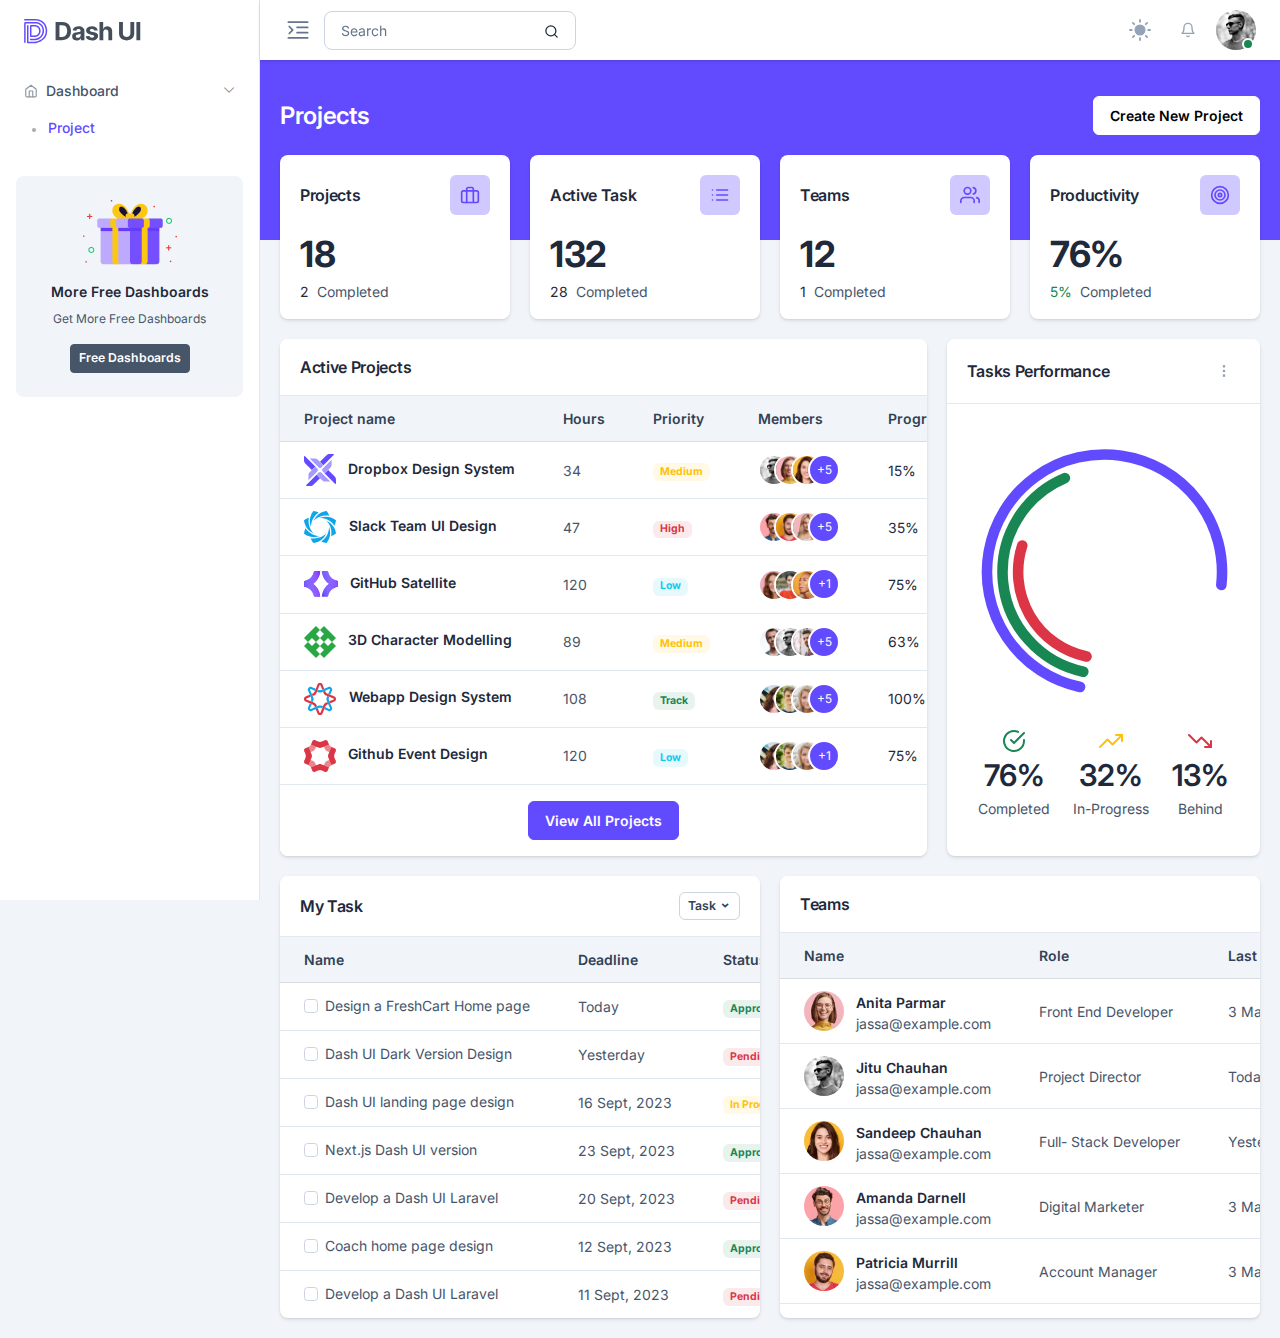
<file: indexc.html>
<!DOCTYPE html>
<html lang="en">

<head>
    <!-- Required meta tags -->
<meta charset="utf-8">
<meta name="viewport" content="width=device-width, initial-scale=1, shrink-to-fit=no">
<!-- Favicon icon-->
<link rel="shortcut icon" type="image/x-icon" href="images/favicon.ico">


<!-- Libs CSS -->
<link href="css/bootstrap-icons.css" rel="stylesheet">
<link href="css/materialdesignicons.min.css" rel="stylesheet">
<link href="css/simplebar.min.css" rel="stylesheet">



<!-- Theme CSS -->
<link rel="stylesheet" href="css/theme.min.css">
    <title>Project | Dash UI - Responsive Bootstrap 5 Admin Dashboard</title>
</head>

<body>
    <main id="main-wrapper" class="main-wrapper">

        <div class="header">
  <!-- navbar -->
  <div class="navbar-custom navbar navbar-expand-lg">
    <div class="container-fluid px-0">
    <a class="navbar-brand d-block d-md-none" href="index.html">
      <img src="images/logo-2.svg" alt="Image">
  </a>



    <a id="nav-toggle" href="#!" class="ms-auto ms-md-0 me-0 me-lg-3 ">
      <svg xmlns="http://www.w3.org/2000/svg" width="28" height="28" fill="currentColor" class="bi bi-text-indent-left text-muted" viewBox="0 0 16 16">
        <path d="M2 3.5a.5.5 0 0 1 .5-.5h11a.5.5 0 0 1 0 1h-11a.5.5 0 0 1-.5-.5zm.646 2.146a.5.5 0 0 1 .708 0l2 2a.5.5 0 0 1 0 .708l-2 2a.5.5 0 0 1-.708-.708L4.293 8 2.646 6.354a.5.5 0 0 1 0-.708zM7 6.5a.5.5 0 0 1 .5-.5h6a.5.5 0 0 1 0 1h-6a.5.5 0 0 1-.5-.5zm0 3a.5.5 0 0 1 .5-.5h6a.5.5 0 0 1 0 1h-6a.5.5 0 0 1-.5-.5zm-5 3a.5.5 0 0 1 .5-.5h11a.5.5 0 0 1 0 1h-11a.5.5 0 0 1-.5-.5z"/>
      </svg></a>

    <div class="d-none d-md-none d-lg-block">
      <!-- Form -->
      <form action="#">


        <div class="input-group ">
          <input class="form-control rounded-3" type="search" value="" id="searchInput" placeholder="Search">
          <span class="input-group-append">
            <button class="btn  ms-n10 rounded-0 rounded-end" type="button">
              <svg xmlns="http://www.w3.org/2000/svg" width="15" height="15" viewBox="0 0 24 24" fill="none"
                stroke="currentColor" stroke-width="2" stroke-linecap="round" stroke-linejoin="round"
                class="feather feather-search text-dark">
                <circle cx="11" cy="11" r="8"></circle>
                <line x1="21" y1="21" x2="16.65" y2="16.65"></line>
              </svg>
            </button>
          </span>
        </div>
      </form>
    </div>
    <!--Navbar nav -->
    <ul class="navbar-nav navbar-right-wrap ms-lg-auto d-flex nav-top-wrap align-items-center ms-4 ms-lg-0">
      <a href="#" class="form-check form-switch theme-switch btn btn-ghost btn-icon rounded-circle mb-0 ">
        <input class="form-check-input" type="checkbox" role="switch" id="flexSwitchCheckDefault">
        <label class="form-check-label" for="flexSwitchCheckDefault"></label>

         </a>
        </li>

      <li class="dropdown stopevent ms-2">
        <a class="btn btn-ghost btn-icon rounded-circle" href="#!" role="button"
          id="dropdownNotification" data-bs-toggle="dropdown" aria-haspopup="true"
          aria-expanded="false">
          <i class="icon-xs" data-feather="bell"></i>
        </a>
        <div class="dropdown-menu dropdown-menu-lg dropdown-menu-end"
          aria-labelledby="dropdownNotification">
          <div>
            <div class="border-bottom px-3 pt-2 pb-3 d-flex
              justify-content-between align-items-center">
              <p class="mb-0 text-dark fw-medium fs-4">Notifications</p>
              <a href="#!" class="text-muted">
                <span>
                  <i class="me-1 icon-xs" data-feather="settings"></i>
                </span>
              </a>
            </div>
            <div  data-simplebar style="height: 250px;">
            <!-- List group -->
            <ul class="list-group list-group-flush notification-list-scroll">
              <!-- List group item -->
              <li class="list-group-item bg-light">


                <a href="#!" class="text-muted">
                    <h5 class=" mb-1">Rishi Chopra</h5>
                    <p class="mb-0">
                      Mauris blandit erat id nunc blandit, ac eleifend dolor pretium.
                    </p>
                </a>



          </li>
             <!-- List group item -->
             <li class="list-group-item">


              <a href="#!" class="text-muted">
                  <h5 class=" mb-1">Neha Kannned</h5>
                  <p class="mb-0">
                    Proin at elit vel est condimentum elementum id in ante. Maecenas et sapien metus.
                  </p>
              </a>



        </li>
              <!-- List group item -->
              <li class="list-group-item">


                <a href="#!" class="text-muted">
                    <h5 class=" mb-1">Nirmala Chauhan</h5>
                    <p class="mb-0">
                      Morbi maximus urna lobortis elit sollicitudin sollicitudieget elit vel pretium.
                    </p>
                </a>



          </li>
              <!-- List group item -->
              <li class="list-group-item">


                    <a href="#!" class="text-muted">
                        <h5 class=" mb-1">Sina Ray</h5>
                        <p class="mb-0">
                          Sed aliquam augue sit amet mauris volutpat hendrerit sed nunc eu diam.
                        </p>
                    </a>



              </li>
            </ul>
            </div>
            <div class="border-top px-3 py-2 text-center">
              <a href="#!" class="text-inherit ">
                View all Notifications
              </a>
            </div>
          </div>
        </div>
      </li>
      <!-- List -->
      <li class="dropdown ms-2">
        <a class="rounded-circle" href="#!" role="button" id="dropdownUser"
          data-bs-toggle="dropdown" aria-haspopup="true" aria-expanded="false">
          <div class="avatar avatar-md avatar-indicators avatar-online">
            <img alt="avatar" src="images/avatar-11.jpg" class="rounded-circle">
          </div>
        </a>
        <div class="dropdown-menu dropdown-menu-end"
          aria-labelledby="dropdownUser">
          <div class="px-4 pb-0 pt-2">


            <div class="lh-1 ">
              <h5 class="mb-1"> John E. Grainger</h5>
              <a href="#!" class="text-inherit fs-6">View my profile</a>
            </div>
            <div class=" dropdown-divider mt-3 mb-2"></div>
          </div>

          <ul class="list-unstyled">

            <li>
              <a class="dropdown-item d-flex align-items-center" href="#!">
                <i class="me-2 icon-xxs dropdown-item-icon" data-feather="user"></i>Edit
                Profile
              </a>
            </li>
            <li>
              <a class="dropdown-item"
                href="#!">
                <i class="me-2 icon-xxs dropdown-item-icon"
                  data-feather="activity"></i>Activity Log
              </a>


            </li>


            <li>
              <a class="dropdown-item d-flex align-items-center" href="#!">

                  <i class="me-2 icon-xxs dropdown-item-icon"
                  data-feather="settings"></i>Settings
              </a>
            </li>
            <li>
              <a class="dropdown-item" href="index.html">
                <i class="me-2 icon-xxs dropdown-item-icon"
                  data-feather="power"></i>Sign Out
              </a>
            </li>
          </ul>

        </div>
      </li>
    </ul>
    </div>
  </div>
</div>
        <!-- navbar vertical -->
        <div class="app-menu">
         <!-- Sidebar -->

 <div class="navbar-vertical navbar nav-dashboard">
     <div class="h-100" data-simplebar>
         <!-- Brand logo -->
         <a class="navbar-brand" href="index.html">
             <img src="images/logo-2.svg" alt="dash ui - bootstrap 5 admin dashboard template">
         </a>
         <!-- Navbar nav -->
         <ul class="navbar-nav flex-column" id="sideNavbar">

             <!-- Nav item -->
             <li class="nav-item">
                 <a class="nav-link has-arrow " href="#!"
                     data-bs-toggle="collapse" data-bs-target="#navDashboard" aria-expanded="false"
                     aria-controls="navDashboard">
                     <i data-feather="home" class="nav-icon me-2 icon-xxs" ></i>
                      Dashboard
                 </a>

                 <div id="navDashboard" class="collapse  show "
                     data-bs-parent="#sideNavbar">
                     <ul class="nav flex-column">
                        
                         <li class="nav-item">
                             <a class="nav-link  active "
                                 href="./index.html">
                                 Project </a>
                         </li>


                        



                     </ul>
                 </div>

             </li>

             
 

            

             
         <div class="card bg-light shadow-none text-center mx-4 my-8">
            <div class="card-body py-6">
                <img src="images/giftbox.png" alt="dash ui - admin dashboard template">
                <div class="mt-4">
                    <h5>More Free Dashboards</h5>
                    <p class="fs-6 mb-4">
                        Get More Free Dashboards
                    </p>
                    <a href="https://therichpost.com/" class="btn btn-secondary btn-sm">Free Dashboards</a>
                </div>
            </div>
        </div>

     </div>
    </div>

        </div>


        <!-- Page content -->
        <div id="app-content">

            <!-- Container fluid -->

            <div class="app-content-area">
                <div class="bg-primary pt-10 pb-21 mt-n6 mx-n4"></div>
                <div class="container-fluid mt-n22 ">
                    <div class="row">
                        <div class="col-lg-12 col-md-12 col-12">
                            <!-- Page header -->
                            <div class="d-flex justify-content-between align-items-center mb-5">
                                <div class="mb-2 mb-lg-0">
                                    <h3 class="mb-0  text-white">Projects</h3>
                                </div>
                                <div>
                                    <a href="#!" class="btn btn-white">Create New Project</a>
                                </div>
                            </div>
                        </div>
                    </div>
                    <div class="row">
                        <div class="col-xl-3 col-lg-6 col-md-12 col-12 mb-5">
                            <!-- card -->
                            <div class="card h-100 card-lift">
                                <!-- card body -->
                                <div class="card-body">
                                    <!-- heading -->
                                    <div class="d-flex justify-content-between align-items-center mb-3">
                                        <div>
                                            <h4 class="mb-0">Projects</h4>
                                        </div>
                                        <div class="icon-shape icon-md bg-primary-soft text-primary rounded-2">
                                            <i  data-feather="briefcase" height="20" width="20"></i>
                                        </div>
                                    </div>
                                    <!-- project number -->
                                    <div class="lh-1">
                                        <h1 class=" mb-1 fw-bold">18</h1>
                                        <p class="mb-0"><span class="text-dark me-2">2</span>Completed</p>
                                    </div>
                                </div>
                            </div>
                        </div>
                        <div class="col-xl-3 col-lg-6 col-md-12 col-12 mb-5">
                            <!-- card -->
                            <div class="card h-100 card-lift">
                                <!-- card body -->
                                <div class="card-body">
                                    <!-- heading -->
                                    <div class="d-flex justify-content-between align-items-center
                    mb-3">
                                        <div>
                                            <h4 class="mb-0">Active Task</h4>
                                        </div>
                                        <div class="icon-shape icon-md bg-primary-soft text-primary
                      rounded-2">
                      <i  data-feather="list" height="20" width="20"></i>
                                        </div>
                                    </div>
                                    <!-- project number -->
                                    <div class="lh-1">
                                        <h1 class="  mb-1 fw-bold">132</h1>
                                        <p class="mb-0"><span class="text-dark me-2">28</span>Completed</p>
                                    </div>
                                </div>
                            </div>
                        </div>
                        <div class="col-xl-3 col-lg-6 col-md-12 col-12 mb-5">
                            <!-- card -->
                            <div class="card h-100 card-lift">
                                <!-- card body -->
                                <div class="card-body">
                                    <!-- heading -->
                                    <div class="d-flex justify-content-between align-items-center
                    mb-3">
                                        <div>
                                            <h4 class="mb-0">Teams</h4>
                                        </div>
                                        <div class="icon-shape icon-md bg-primary-soft text-primary
                      rounded-2">
                      <i  data-feather="users" height="20" width="20"></i>
                                        </div>
                                    </div>
                                    <!-- project number -->
                                    <div class="lh-1">
                                        <h1 class="  mb-1 fw-bold">12</h1>
                                        <p class="mb-0"><span class="text-dark me-2">1</span>Completed</p>
                                    </div>
                                </div>
                            </div>

                        </div>
                        <div class="col-xl-3 col-lg-6 col-md-12 col-12 mb-5">
                            <!-- card -->
                            <div class="card h-100 card-lift">
                                <!-- card body -->
                                <div class="card-body">
                                    <!-- heading -->
                                    <div class="d-flex justify-content-between align-items-center
                    mb-3">
                                        <div>
                                            <h4 class="mb-0">Productivity</h4>
                                        </div>
                                        <div class="icon-shape icon-md bg-primary-soft text-primary
                      rounded-2">
                      <i  data-feather="target" height="20" width="20"></i>
                                        </div>
                                    </div>
                                    <!-- project number -->
                                    <div class="lh-1">
                                        <h1 class="  mb-1 fw-bold">76%</h1>
                                        <p class="mb-0"><span class="text-success me-2">5%</span>Completed</p>
                                    </div>
                                </div>
                            </div>
                        </div>
                    </div>
                    <!-- row  -->
                    <div class="row ">
                        <div class="col-xl-8 col-12 mb-5">
                            <!-- card  -->
                            <div class="card">
                                <!-- card header  -->
                                <div class="card-header ">
                                    <h4 class="mb-0">Active Projects</h4>
                                </div>
                                <!-- table  -->
                                <div class="card-body">
                                <div class="table-responsive table-card">
                                    <table class="table text-nowrap mb-0 table-centered table-hover" >
                                        <thead class="table-light">
                                            <tr >
                                                <th>Project name</th>
                                                <th>Hours</th>
                                                <th>Priority</th>
                                                <th>Members</th>
                                                <th>Progress</th>
                                            </tr>
                                        </thead>
                                        <tbody>
                                            <tr >
                                                <td>
                                                    <div class="d-flex
                            align-items-center">
                                                        <div>
                                                            <div >
                                                                <img src="images/brand-logo-1.svg" alt="dash ui - bootstrap 5 admin dashboard template">
                                                            </div>
                                                        </div>
                                                        <div class="ms-3 lh-1">
                                                            <h5 class=" mb-1"> <a href="#!" class="text-inherit">Dropbox
                                                                    Design
                                                                    System</a></h5>

                                                        </div>
                                                    </div>
                                                </td>
                                                <td>34</td>
                                                <td><span class="badge badge-warning-soft">Medium</span></td>
                                                <td>
                                                    <div class="avatar-group">
                                                        <span class="avatar avatar-sm">
                                                            <img alt="avatar bootstrap 5" src="images/avatar-11.jpg"
                                                                class="rounded-circle">
                                                        </span>
                                                        <span class="avatar avatar-sm">
                                                            <img alt="bootstrap 5 avatar" src="images/avatar-2.jpg"
                                                                class="rounded-circle">
                                                        </span>
                                                        <span class="avatar avatar-sm">
                                                            <img alt="bootstrap 5 avatar in circle" src="images/avatar-3.jpg"
                                                                class="rounded-circle">
                                                        </span>
                                                        <span class="avatar avatar-sm avatar-primary">
                                                            <span class="avatar-initials rounded-circle
                                fs-6">+5</span>
                                                        </span>
                                                    </div>
                                                </td>
                                                <td class=" text-dark">
                                                    <div class="float-start me-3">15%</div>
                                                    <div class="mt-2">
                                                        <div class="progress" style="height: 5px;">
                                                            <div class="progress-bar" role="progressbar"
                                                                style="width:15%" aria-valuenow="15" aria-valuemin="0"
                                                                aria-valuemax="100"></div>
                                                        </div>
                                                    </div>
                                                </td>
                                            </tr>
                                            <tr >
                                                <td>
                                                    <div class="d-flex
                            align-items-center">
                                                        <div>
                                                            <div >
                                                                <img src="images/brand-logo-2.svg" alt="Image">
                                                            </div>
                                                        </div>
                                                        <div class="ms-3 lh-1">
                                                            <h5 class=" mb-1"> <a href="#!" class="text-inherit">Slack
                                                                    Team UI Design</a></h5>
                                                        </div>
                                                    </div>
                                                </td>
                                                <td>47</td>
                                                <td><span class="badge badge-danger-soft">High</span></td>
                                                <td>
                                                    <div class="avatar-group">
                                                        <span class="avatar avatar-sm">
                                                            <img alt="avatar" src="images/avatar-4.jpg"
                                                                class="rounded-circle">
                                                        </span>
                                                        <span class="avatar avatar-sm">
                                                            <img alt="avatar" src="images/avatar-5.jpg"
                                                                class="rounded-circle">
                                                        </span>
                                                        <span class="avatar avatar-sm">
                                                            <img alt="avatar" src="images/avatar-6.jpg"
                                                                class="rounded-circle">
                                                        </span>
                                                        <span class="avatar avatar-sm avatar-primary">
                                                            <span class="avatar-initials rounded-circle
                                fs-6">+5</span>
                                                        </span>
                                                    </div>
                                                </td>
                                                <td class=" text-dark">
                                                    <div class="float-start me-3">35%</div>
                                                    <div class="mt-2">
                                                        <div class="progress" style="height: 5px;">
                                                            <div class="progress-bar" role="progressbar"
                                                                style="width:35%" aria-valuenow="35" aria-valuemin="0"
                                                                aria-valuemax="100"></div>
                                                        </div>
                                                    </div>
                                                </td>
                                            </tr>
                                            <tr >
                                                <td>
                                                    <div class="d-flex
                            align-items-center">
                                                        <div>
                                                            <div >
                                                                <img src="images/brand-logo-3.svg" alt="Image">
                                                            </div>
                                                        </div>
                                                        <div class="ms-3 lh-1">
                                                            <h5 class=" mb-1"> <a href="#!" class="text-inherit">GitHub
                                                                    Satellite</a></h5>
                                                        </div>
                                                    </div>
                                                </td>
                                                <td>120</td>
                                                <td><span class="badge badge-info-soft">Low</span></td>
                                                <td>
                                                    <div class="avatar-group">
                                                        <span class="avatar avatar-sm">
                                                            <img alt="avatar" src="images/avatar-7.jpg"
                                                                class="rounded-circle">
                                                        </span>
                                                        <span class="avatar avatar-sm">
                                                            <img alt="avatar" src="images/avatar-8.jpg"
                                                                class="rounded-circle">
                                                        </span>
                                                        <span class="avatar avatar-sm">
                                                            <img alt="avatar" src="images/avatar-9.jpg"
                                                                class="rounded-circle">
                                                        </span>
                                                        <span class="avatar avatar-sm avatar-primary">
                                                            <span class="avatar-initials rounded-circle
                                fs-6">+1</span>
                                                        </span>
                                                    </div>
                                                </td>
                                                <td class=" text-dark">
                                                    <div class="float-start me-3">75%</div>
                                                    <div class="mt-2">
                                                        <div class="progress" style="height: 5px;">
                                                            <div class="progress-bar" role="progressbar"
                                                                style="width:75%" aria-valuenow="75" aria-valuemin="0"
                                                                aria-valuemax="100"></div>
                                                        </div>
                                                    </div>
                                                </td>
                                            </tr>
                                            <tr >
                                                <td>
                                                    <div class="d-flex
                            align-items-center">
                                                        <div>
                                                            <div >
                                                                <img src="images/brand-logo-6.svg" alt="Image">
                                                            </div>
                                                        </div>
                                                        <div class="ms-3 lh-1">
                                                            <h5 class=" mb-1"> <a href="#!" class="text-inherit">3D
                                                                    Character Modelling</a></h5>
                                                        </div>
                                                    </div>
                                                </td>
                                                <td>89</td>
                                                <td><span class="badge badge-warning-soft">Medium</span></td>
                                                <td>
                                                    <div class="avatar-group">
                                                        <span class="avatar avatar-sm">
                                                            <img alt="avatar" src="images/avatar-10.jpg"
                                                                class="rounded-circle">
                                                        </span>
                                                        <span class="avatar avatar-sm">
                                                            <img alt="avatar" src="images/avatar-11.jpg"
                                                                class="rounded-circle">
                                                        </span>
                                                        <span class="avatar avatar-sm">
                                                            <img alt="avatar" src="images/avatar-12.jpg"
                                                                class="rounded-circle">
                                                        </span>
                                                        <span class="avatar avatar-sm avatar-primary">
                                                            <span class="avatar-initials rounded-circle
                                fs-6">+5</span>
                                                        </span>
                                                    </div>
                                                </td>
                                                <td class=" text-dark">
                                                    <div class="float-start me-3">63%</div>
                                                    <div class="mt-2">
                                                        <div class="progress" style="height: 5px;">
                                                            <div class="progress-bar" role="progressbar"
                                                                style="width:63%" aria-valuenow="63" aria-valuemin="0"
                                                                aria-valuemax="100"></div>
                                                        </div>
                                                    </div>
                                                </td>
                                            </tr>
                                            <tr >
                                                <td>
                                                    <div class="d-flex
                            align-items-center">
                                                        <div>
                                                            <div >
                                                                <img src="images/brand-logo-4.svg" alt="Image">
                                                            </div>
                                                        </div>
                                                        <div class="ms-3 lh-1">
                                                            <h5 class=" mb-1"> <a href="#!" class="text-inherit">Webapp
                                                                    Design System</a>
                                                            </h5>
                                                        </div>
                                                    </div>
                                                </td>
                                                <td>108</td>
                                                <td><span class="badge badge-success-soft">Track</span></td>
                                                <td>
                                                    <div class="avatar-group">
                                                        <span class="avatar avatar-sm">
                                                            <img alt="avatar" src="images/avatar-13.jpg"
                                                                class="rounded-circle">
                                                        </span>
                                                        <span class="avatar avatar-sm">
                                                            <img alt="avatar" src="images/avatar-14.jpg"
                                                                class="rounded-circle">
                                                        </span>
                                                        <span class="avatar avatar-sm">
                                                            <img alt="avatar" src="images/avatar-15.jpg"
                                                                class="rounded-circle">
                                                        </span>
                                                        <span class="avatar avatar-sm avatar-primary">
                                                            <span class="avatar-initials rounded-circle
                                fs-6">+5</span>
                                                        </span>
                                                    </div>
                                                </td>
                                                <td class=" text-dark">
                                                    <div class="float-start me-3">100%</div>
                                                    <div class="mt-2">
                                                        <div class="progress" style="height: 5px;">
                                                            <div class="progress-bar bg-success" role="progressbar"
                                                                style="width:100%" aria-valuenow="100" aria-valuemin="0"
                                                                aria-valuemax="100"></div>
                                                        </div>
                                                    </div>

                                                </td>
                                            </tr>
                                            <tr >
                                                <td>
                                                    <div class="d-flex
                            align-items-center">
                                                        <div>
                                                            <div >
                                                                <img src="images/brand-logo-5.svg" alt="Image">
                                                            </div>
                                                        </div>
                                                        <div class="ms-3 lh-1">
                                                            <h5 class=" mb-1"> <a href="#!" class="text-inherit">Github
                                                                    Event Design</a>
                                                            </h5>

                                                        </div>
                                                    </div>
                                                </td>
                                                <td>120</td>
                                                <td><span class="badge badge-info-soft">Low</span></td>
                                                <td>
                                                    <div class="avatar-group">
                                                        <span class="avatar avatar-sm">
                                                            <img alt="avatar" src="images/avatar-13.jpg"
                                                                class="rounded-circle">
                                                        </span>
                                                        <span class="avatar avatar-sm">
                                                            <img alt="avatar" src="images/avatar-14.jpg"
                                                                class="rounded-circle">
                                                        </span>
                                                        <span class="avatar avatar-sm">
                                                            <img alt="avatar" src="images/avatar-15.jpg"
                                                                class="rounded-circle">
                                                        </span>
                                                        <span class="avatar avatar-sm avatar-primary">
                                                            <span class="avatar-initials rounded-circle
                                fs-6">+1</span>
                                                        </span>
                                                    </div>
                                                </td>
                                                <td class=" text-dark ">
                                                    <div class="float-start me-3">75%</div>
                                                    <div class="mt-2">
                                                        <div class="progress" style="height: 5px;">
                                                            <div class="progress-bar" role="progressbar"
                                                                style="width:75%" aria-valuenow="75" aria-valuemin="0"
                                                                aria-valuemax="100"></div>
                                                        </div>
                                                    </div>

                                                </td>
                                            </tr>

                                        </tbody>
                                    </table>
                                </div>
                            </div>
                                <!-- card footer  -->
                                <div class="card-footer text-center">
                                    <a href="#!" class="btn btn-primary">View All Projects</a>

                                </div>
                            </div>

                        </div>
                        <div class="col-xl-4 col-lg-12 col-md-12 col-12 mb-5 ">
                            <!-- card  -->
                            <div class="card h-100">
                                <!-- card body  -->
                                <div class="card-header d-flex align-items-center
                                justify-content-between">
                                                    <div>
                                                        <h4 class="mb-0">Tasks Performance </h4>
                                                    </div>

                                                    <!-- dropdown  -->
                                                    <div class="dropdown dropstart">
                                                        <a class="btn btn-icon btn-ghost btn-sm rounded-circle" href="#!" role="button"
                                                            id="dropdownTask" data-bs-toggle="dropdown" aria-haspopup="true"
                                                            aria-expanded="false">
                                                            <i class="icon-xs"  data-feather="more-vertical"></i>
                                                        </a>
                                                        <div class="dropdown-menu" aria-labelledby="dropdownTask">
                                                            <a class="dropdown-item d-flex align-items-center" href="#!">Action</a>
                                                            <a class="dropdown-item d-flex align-items-center" href="#!">Another action</a>
                                                            <a class="dropdown-item d-flex align-items-center" href="#!">Something else here</a>
                                                        </div>
                                                    </div>
                                                </div>
                                <div class="card-body">

                                    <!-- chart  -->
                                    <div class="mb-6">
                                        <div id="perfomanceChart"></div>
                                    </div>
                                    <!-- icon with content  -->
                                    <div class="d-flex align-items-center justify-content-around">
                                        <div class="text-center">
                                            <i class="icon-sm text-success" data-feather="check-circle"></i>
                                            <h1 class="fs-2 mb-0 ">76%</h1>
                                            <p>Completed</p>
                                        </div>
                                        <div class="text-center">
                                            <i class="icon-sm text-warning" data-feather="trending-up"></i>
                                            <h1 class="fs-2 mb-0 ">32%</h1>
                                            <p>In-Progress</p>
                                        </div>
                                        <div class="text-center">
                                            <i class="icon-sm text-danger" data-feather="trending-down"></i>
                                            <h1 class="fs-2 mb-0 ">13%</h1>
                                            <p>Behind</p>
                                        </div>
                                    </div>
                                </div>
                            </div>
                        </div>
                    </div>
                    <!-- row  -->
                    <div class="row ">

 <!-- card  -->
 <div class="col-xl-6 col-lg-12 col-md-12 col-12 mb-5 mb-xl-0">
    <div class="card h-100">
        <!-- card header  -->
        <div class="card-header d-flex justify-content-between align-items-center">
            <h4 class="mb-0">My Task </h4>
            <div class="dropdown">
                <a class="btn btn-outline-white btn-sm dropdown-toggle" href="#" role="button" data-bs-toggle="dropdown" aria-expanded="false">
                 Task
                </a>

                <ul class="dropdown-menu dropdown-menu-end ">
                  <li><a class="dropdown-item" href="#">Action</a></li>
                  <li><a class="dropdown-item" href="#">Another action</a></li>
                  <li><a class="dropdown-item" href="#">Something else here</a></li>
                </ul>
              </div>
        </div>
        <!-- table  -->
        <div class="card-body">
            <div class="table-responsive table-card">
                <table class="table text-nowrap mb-0 table-centered table-hover">
                    <thead class="table-light">
                        <tr >
                            <th>Name</th>
                            <th>Deadline</th>
                            <th>Status</th>

                        </tr>
                    </thead>
                    <tbody>
                        <tr>
                            <td>
                                <div class="form-check">
                                    <input class="form-check-input" type="checkbox" value="" id="flexCheckOne">
                                    <label class="form-check-label" for="flexCheckOne">
                                        Design a FreshCart Home page
                                    </label>
                                  </div>
                            </td>
                            <td>Today</td>
                            <td>
                                <span class="badge badge-success-soft">Approved</span>
                            </td>

                        </tr>
                        <tr>
                            <td>
                                <div class="form-check">
                                    <input class="form-check-input" type="checkbox" value="" id="flexCheckTwo">
                                    <label class="form-check-label" for="flexCheckTwo">
                                        Dash UI Dark Version Design
                                    </label>
                                  </div>
                            </td>
                            <td>Yesterday</td>
                            <td>
                                <span class="badge badge-danger-soft">Pending</span>
                            </td>

                        </tr>
                        <tr>
                            <td>
                                <div class="form-check">
                                    <input class="form-check-input" type="checkbox" value="" id="flexCheckThree">
                                    <label class="form-check-label" for="flexCheckThree">
                                        Dash UI landing page design
                                    </label>
                                  </div>
                            </td>
                            <td>16 Sept, 2023</td>
                            <td>
                                <span class="badge badge-warning-soft">In Progress</span>
                            </td>

                        </tr>
                        <tr>
                            <td>
                                <div class="form-check">
                                    <input class="form-check-input" type="checkbox" value="" id="flexCheckFour">
                                    <label class="form-check-label" for="flexCheckFour">
                                        Next.js Dash UI version
                                    </label>
                                  </div>
                            </td>
                            <td>23 Sept, 2023
                            </td>
                            <td>
                                <span class="badge badge-success-soft">Approved</span>
                            </td>

                        </tr>
                        <tr>
                            <td>
                                <div class="form-check">
                                    <input class="form-check-input" type="checkbox" value="" id="flexCheckFive">
                                    <label class="form-check-label" for="flexCheckFive">
                                        Develop a Dash UI Laravel
                                    </label>
                                  </div>
                            </td>
                            <td>20 Sept, 2023
                            </td>
                            <td>
                                <span class="badge badge-danger-soft">Pending</span>
                            </td>

                        </tr>
                        <tr>
                            <td>
                                <div class="form-check">
                                    <input class="form-check-input" type="checkbox" value="" id="flexCheckSix">
                                    <label class="form-check-label" for="flexCheckSix">
                                        Coach home page design
                                    </label>
                                  </div>
                            </td>
                            <td>12 Sept, 2023
                            </td>
                            <td>
                                <span class="badge badge-success-soft">Approved</span>
                            </td>

                        </tr>
                        <tr>
                            <td>
                                <div class="form-check">
                                    <input class="form-check-input" type="checkbox" value="" id="flexCheckSeven">
                                    <label class="form-check-label" for="flexCheckSeven">
                                        Develop a Dash UI Laravel
                                    </label>
                                  </div>
                            </td>
                            <td>11 Sept, 2023
                            </td>
                            <td>
                                <span class="badge badge-danger-soft">Pending</span>
                            </td>

                        </tr>



                    </tbody>
                </table>
            </div>
        </div>
    </div>
</div>
                        <!-- card  -->
                        <div class="col-xl-6 col-lg-12 col-md-12 col-12 mb-5 mb-xl-0">
                            <div class="card h-100">
                                <!-- card header  -->
                                <div class="card-header">
                                    <h4 class="mb-0">Teams </h4>
                                </div>
                                <!-- table  -->
                                <div class="card-body" >
                                    <div class="table-responsive table-card" data-simplebar="" style="max-height: 380px;">
                                        <table class="table text-nowrap mb-0 table-centered table-hover">
                                            <thead class="table-light">
                                                <tr >
                                                    <th>Name</th>
                                                    <th>Role</th>
                                                    <th>Last Activity</th>
                                                    <th></th>
                                                </tr>
                                            </thead>
                                            <tbody>
                                                <tr >
                                                    <td>
                                                        <div class="d-flex align-items-center">
                                                            <div>
                                                                <a href="#!"><img src="images/avatar-2.jpg" alt="Image"
                                                                    class="avatar-md avatar rounded-circle"></a>
                                                            </div>
                                                            <div class="ms-3 lh-1">
                                                                <h5 class=" mb-1"> <a href="#!" class="text-inherit">Anita Parmar</a></h5>
                                                                <p class="mb-0">jassa@example.com</p>
                                                            </div>
                                                        </div>
                                                    </td>
                                                    <td>Front End Developer</td>
                                                    <td>3 May, 2023</td>
                                                    <td>
                                                        <div class="dropdown dropstart">
                                                            <a class="btn btn-icon btn-ghost btn-sm rounded-circle" href="#!"
                                                                role="button" id="dropdownTeamOne"
                                                                data-bs-toggle="dropdown" aria-haspopup="true"
                                                                aria-expanded="false">
                                                                <i class="icon-xs"  data-feather="more-vertical"></i>
                                                            </a>
                                                            <div class="dropdown-menu"
                                                                aria-labelledby="dropdownTeamOne">
                                                                <a class="dropdown-item d-flex align-items-center" href="#!">Action</a>
                                                                <a class="dropdown-item d-flex align-items-center" href="#!">Another action</a>
                                                                <a class="dropdown-item d-flex align-items-center" href="#!">Something else
                                                                    here</a>
                                                            </div>
                                                        </div>
                                                    </td>
                                                </tr>
                                                <tr >
                                                    <td>
                                                        <div class="d-flex align-items-center">
                                                            <div>
                                                                <a href="#!">   <img src="images/avatar-11.jpg" alt="Image"
                                                                    class="avatar-md avatar rounded-circle"></a>
                                                            </div>
                                                            <div class="ms-3 lh-1">
                                                                <h5 class=" mb-1"> <a href="#!" class="text-inherit">Jitu Chauhan</a></h5>
                                                                <p class="mb-0">jassa@example.com</p>
                                                            </div>
                                                        </div>
                                                    </td>
                                                    <td>Project Director </td>
                                                    <td>Today</td>
                                                    <td>
                                                        <div class="dropdown dropstart">
                                                            <a class="btn btn-icon btn-ghost btn-sm rounded-circle" href="#!"
                                                                role="button" id="dropdownTeamTwo"
                                                                data-bs-toggle="dropdown" aria-haspopup="true"
                                                                aria-expanded="false">
                                                                <i class="icon-xs"  data-feather="more-vertical"></i>
                                                            </a>
                                                            <div class="dropdown-menu"
                                                                aria-labelledby="dropdownTeamTwo">
                                                                <a class="dropdown-item d-flex align-items-center" href="#!">Action</a>
                                                                <a class="dropdown-item d-flex align-items-center" href="#!">Another action</a>
                                                                <a class="dropdown-item d-flex align-items-center" href="#!">Something else
                                                                    here</a>
                                                            </div>
                                                        </div>
                                                    </td>
                                                </tr>
                                                <tr >
                                                    <td>
                                                        <div class="d-flex align-items-center">
                                                            <div>
                                                                <a href="#!"><img src="images/avatar-3.jpg" alt="Image"
                                                                    class="avatar-md avatar rounded-circle"></a>
                                                            </div>
                                                            <div class="ms-3 lh-1">
                                                                <h5 class=" mb-1"> <a href="#!" class="text-inherit">Sandeep Chauhan</a></h5>
                                                                <p class="mb-0">jassa@example.com</p>
                                                            </div>
                                                        </div>
                                                    </td>
                                                    <td>Full- Stack Developer</td>
                                                    <td>Yesterday</td>
                                                    <td>
                                                        <div class="dropdown dropstart">
                                                            <a class="btn btn-icon btn-ghost btn-sm rounded-circle" href="#!"
                                                                role="button" id="dropdownTeamThree"
                                                                data-bs-toggle="dropdown" aria-haspopup="true"
                                                                aria-expanded="false">
                                                                <i class="icon-xs"  data-feather="more-vertical"></i>
                                                            </a>

                                                            <div class="dropdown-menu"
                                                                aria-labelledby="dropdownTeamThree">
                                                                <a class="dropdown-item d-flex align-items-center" href="#!">Action</a>
                                                                <a class="dropdown-item d-flex align-items-center" href="#!">Another action</a>
                                                                <a class="dropdown-item d-flex align-items-center" href="#!">Something else
                                                                    here</a>
                                                            </div>
                                                        </div>
                                                    </td>
                                                </tr>
                                                <tr >
                                                    <td>
                                                        <div class="d-flex align-items-center">

                                                            <div>
                                                                <a href="#!">  <img src="images/avatar-4.jpg" alt="Image"
                                                                    class="avatar-md avatar rounded-circle"></a>
                                                            </div>

                                                            <div class="ms-3 lh-1">
                                                                <h5 class=" mb-1"> <a href="#!" class="text-inherit">Amanda Darnell</a></h5>
                                                                <p class="mb-0">jassa@example.com</p>
                                                            </div>
                                                        </div>
                                                    </td>
                                                    <td>Digital Marketer</td>
                                                    <td>3 May, 2023</td>
                                                    <td>
                                                        <div class="dropdown dropstart">
                                                            <a class="btn btn-icon btn-ghost btn-sm rounded-circle" href="#!"
                                                                role="button" id="dropdownTeamFour"
                                                                data-bs-toggle="dropdown" aria-haspopup="true"
                                                                aria-expanded="false">
                                                                <i class="icon-xs"  data-feather="more-vertical"></i>
                                                            </a>

                                                            <div class="dropdown-menu"
                                                                aria-labelledby="dropdownTeamFour">
                                                                <a class="dropdown-item d-flex align-items-center" href="#!">Action</a>
                                                                <a class="dropdown-item d-flex align-items-center" href="#!">Another action</a>
                                                                <a class="dropdown-item d-flex align-items-center" href="#!">Something else
                                                                    here</a>
                                                            </div>
                                                        </div>
                                                    </td>
                                                </tr>
                                                <tr >

                                                    <td>
                                                        <div class="d-flex align-items-center">

                                                            <div>
                                                                <a href="#!"> <img src="images/avatar-5.jpg" alt="Image"
                                                                    class="avatar-md avatar rounded-circle"></a>
                                                            </div>

                                                            <div class="ms-3 lh-1">
                                                                <h5 class=" mb-1"> <a href="#!" class="text-inherit">Patricia Murrill</a></h5>
                                                                <p class="mb-0">jassa@example.com</p>
                                                            </div>
                                                        </div>
                                                    </td>
                                                    <td>Account Manager</td>
                                                    <td>3 May, 2023</td>
                                                    <td>
                                                        <div class="dropdown dropstart">
                                                            <a class="btn btn-icon btn-ghost btn-sm rounded-circle" href="#!"
                                                                role="button" id="dropdownTeamFive"
                                                                data-bs-toggle="dropdown" aria-haspopup="true"
                                                                aria-expanded="false">
                                                                <i class="icon-xs"  data-feather="more-vertical"></i>
                                                            </a>

                                                            <div class="dropdown-menu"
                                                                aria-labelledby="dropdownTeamFive">
                                                                <a class="dropdown-item d-flex align-items-center" href="#!">Action</a>
                                                                <a class="dropdown-item d-flex align-items-center" href="#!">Another action</a>
                                                                <a class="dropdown-item d-flex align-items-center" href="#!">Something else
                                                                    here</a>
                                                            </div>
                                                        </div>
                                                    </td>
                                                </tr>
                                                <tr>
                                                    <td>
                                                        <div class="d-flex align-items-center">
                                                            <div>
                                                                <a href="#!"><img src="images/avatar-6.jpg" alt="Image"
                                                                    class="avatar-md avatar rounded-circle"></a>
                                                            </div>
                                                            <div class="ms-3 lh-1">
                                                                <h5 class=" mb-1"> <a href="#!" class="text-inherit">Darshini Nair</a></h5>
                                                                <p class="mb-0">jassa@example.com</p>
                                                            </div>
                                                        </div>
                                                    </td>
                                                    <td>Front End Developer</td>
                                                    <td>3 May, 2023</td>
                                                    <td>
                                                        <div class="dropdown dropstart">
                                                            <a class="btn btn-icon btn-ghost btn-sm rounded-circle" href="#!"
                                                                role="button" id="dropdownTeamSix"
                                                                data-bs-toggle="dropdown" aria-haspopup="true"
                                                                aria-expanded="false">
                                                                <i class="icon-xs"  data-feather="more-vertical"></i>
                                                            </a>

                                                            <div class="dropdown-menu"
                                                                aria-labelledby="dropdownTeamSix">
                                                                <a class="dropdown-item d-flex align-items-center" href="#!">Action</a>
                                                                <a class="dropdown-item d-flex align-items-center" href="#!">Another action</a>
                                                                <a class="dropdown-item d-flex align-items-center" href="#!">Something else
                                                                    here</a>
                                                            </div>
                                                        </div>
                                                    </td>
                                                </tr>
                                                <tr >

                                                    <td>
                                                        <div class="d-flex align-items-center">

                                                            <div>
                                                                <a href="#!"> <img src="images/avatar-5.jpg" alt="Image"
                                                                    class="avatar-md avatar rounded-circle"></a>
                                                            </div>

                                                            <div class="ms-3 lh-1">
                                                                <h5 class=" mb-1"> <a href="#!" class="text-inherit">Patricia Murrill</a></h5>
                                                                <p class="mb-0">jassa@example.com</p>
                                                            </div>
                                                        </div>
                                                    </td>
                                                    <td>Account Manager</td>
                                                    <td>3 May, 2023</td>
                                                    <td>
                                                        <div class="dropdown dropstart">
                                                            <a class="btn btn-icon btn-ghost btn-sm rounded-circle" href="#!"
                                                                role="button" id="dropdownTeamFive"
                                                                data-bs-toggle="dropdown" aria-haspopup="true"
                                                                aria-expanded="false">
                                                                <i class="icon-xs"  data-feather="more-vertical"></i>
                                                            </a>

                                                            <div class="dropdown-menu"
                                                                aria-labelledby="dropdownTeamFive">
                                                                <a class="dropdown-item d-flex align-items-center" href="#!">Action</a>
                                                                <a class="dropdown-item d-flex align-items-center" href="#!">Another action</a>
                                                                <a class="dropdown-item d-flex align-items-center" href="#!">Something else
                                                                    here</a>
                                                            </div>
                                                        </div>
                                                    </td>
                                                </tr>
                                            </tbody>
                                        </table>
                                    </div>
                                </div>
                            </div>
                        </div>
                    </div>
                </div>
            </div>
        </div>
    </main>

    <!-- Scripts -->

    <!-- Libs JS -->
<script src="js/jquery.min.js"></script>
<script src="js/bootstrap.bundle.min.js"></script>
<script src="js/feather.min.js"></script>
<script src="js/simplebar.min.js"></script>




<!-- Theme JS -->
<script src="js/theme.min.js"></script>
<script src="js/apexcharts.min.js"></script>
<script src="js/chart.js"></script>








</body>

</html>

<!-- https://therichpost.com/free-bootstrap-5-html5-admin-dashboard-template/ -->
</file>
<file: css/simplebar.min.css>
[data-simplebar]{position:relative;flex-direction:column;flex-wrap:wrap;justify-content:flex-start;align-content:flex-start;align-items:flex-start}.simplebar-wrapper{overflow:hidden;width:inherit;height:inherit;max-width:inherit;max-height:inherit}.simplebar-mask{direction:inherit;position:absolute;overflow:hidden;padding:0;margin:0;left:0;top:0;bottom:0;right:0;width:auto!important;height:auto!important;z-index:0}.simplebar-offset{direction:inherit!important;box-sizing:inherit!important;resize:none!important;position:absolute;top:0;left:0;bottom:0;right:0;padding:0;margin:0;-webkit-overflow-scrolling:touch}.simplebar-content-wrapper{direction:inherit;box-sizing:border-box!important;position:relative;display:block;height:100%;width:auto;max-width:100%;max-height:100%;scrollbar-width:none;-ms-overflow-style:none}.simplebar-content-wrapper::-webkit-scrollbar,.simplebar-hide-scrollbar::-webkit-scrollbar{width:0;height:0}.simplebar-content:after,.simplebar-content:before{content:' ';display:table}.simplebar-placeholder{max-height:100%;max-width:100%;width:100%;pointer-events:none}.simplebar-height-auto-observer-wrapper{box-sizing:inherit!important;height:100%;width:100%;max-width:1px;position:relative;float:left;max-height:1px;overflow:hidden;z-index:-1;padding:0;margin:0;pointer-events:none;flex-grow:inherit;flex-shrink:0;flex-basis:0}.simplebar-height-auto-observer{box-sizing:inherit;display:block;opacity:0;position:absolute;top:0;left:0;height:1000%;width:1000%;min-height:1px;min-width:1px;overflow:hidden;pointer-events:none;z-index:-1}.simplebar-track{z-index:1;position:absolute;right:0;bottom:0;pointer-events:none;overflow:hidden}[data-simplebar].simplebar-dragging .simplebar-content{pointer-events:none;user-select:none;-webkit-user-select:none}[data-simplebar].simplebar-dragging .simplebar-track{pointer-events:all}.simplebar-scrollbar{position:absolute;left:0;right:0;min-height:10px}.simplebar-scrollbar:before{position:absolute;content:'';background:#000;border-radius:7px;left:2px;right:2px;opacity:0;transition:opacity .2s linear}.simplebar-scrollbar.simplebar-visible:before{opacity:.5;transition:opacity 0s linear}.simplebar-track.simplebar-vertical{top:0;width:11px}.simplebar-track.simplebar-vertical .simplebar-scrollbar:before{top:2px;bottom:2px}.simplebar-track.simplebar-horizontal{left:0;height:11px}.simplebar-track.simplebar-horizontal .simplebar-scrollbar:before{height:100%;left:2px;right:2px}.simplebar-track.simplebar-horizontal .simplebar-scrollbar{right:auto;left:0;top:2px;height:7px;min-height:0;min-width:10px;width:auto}[data-simplebar-direction=rtl] .simplebar-track.simplebar-vertical{right:auto;left:0}.hs-dummy-scrollbar-size{direction:rtl;position:fixed;opacity:0;visibility:hidden;height:500px;width:500px;overflow-y:hidden;overflow-x:scroll}.simplebar-hide-scrollbar{position:fixed;left:0;visibility:hidden;overflow-y:scroll;scrollbar-width:none;-ms-overflow-style:none}
</file>
